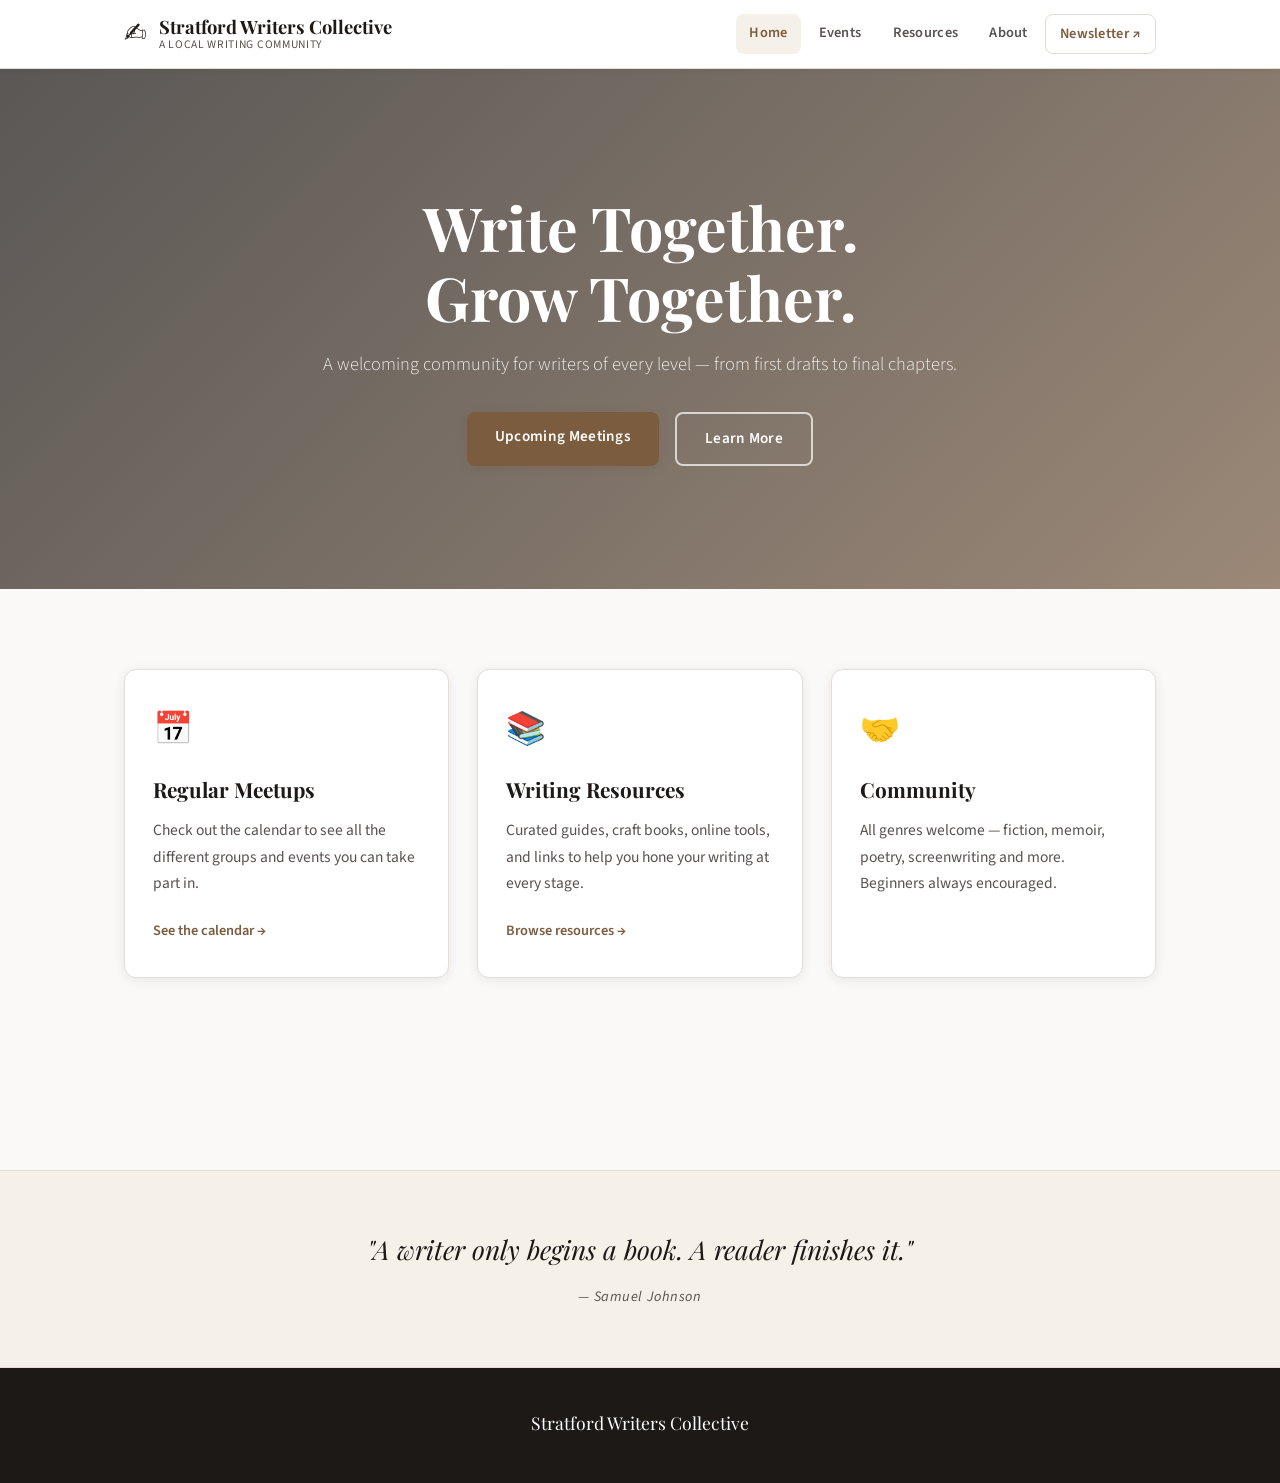
<file: index.html>
<!DOCTYPE html>
<html lang="en">
<head>
  <meta charset="UTF-8" />
  <meta name="viewport" content="width=device-width, initial-scale=1.0" />
  <title>Stratford Writers Collective</title>
  <link rel="icon" type="image/png" href="/favicon-96x96.png" sizes="96x96" />
  <link rel="shortcut icon" href="/favicon.ico" />
  <link rel="apple-touch-icon" sizes="180x180" href="/apple-touch-icon.png" />
  <meta name="apple-mobile-web-app-title" content="Stratford Writers Collective" />
  <link rel="manifest" href="/site.webmanifest" />
  <link rel="stylesheet" href="styles.css" />
  <link rel="preconnect" href="https://fonts.googleapis.com" />
  <link rel="preconnect" href="https://fonts.gstatic.com" crossorigin />
  <link href="https://fonts.googleapis.com/css2?family=Playfair+Display:ital,wght@0,400;0,700;1,400&family=Source+Sans+3:wght@300;400;600&display=swap" rel="stylesheet" />
</head>
<body>
  <header class="site-header">
    <div class="container">
      <div class="logo">
        <span class="logo-icon">✍</span>
        <div class="logo-text">
          <span class="logo-name">Stratford Writers Collective</span>
          <span class="logo-tagline">a local writing community</span>
        </div>
      </div>
      <nav class="main-nav">
        <a href="index.html" class="nav-link active">Home</a>
        <a href="events.html" class="nav-link">Events</a>
        <a href="resources.html" class="nav-link">Resources</a>
        <a href="about.html" class="nav-link">About</a>
        <a href="https://stratfordwriterscollective.beehiiv.com/" class="nav-link nav-link-forum" target="_blank" rel="noopener">Newsletter ↗</a>
      </nav>
      <button class="nav-toggle" aria-label="Toggle navigation">&#9776;</button>
    </div>
  </header>

  <main>
    <section class="hero">
      <div class="hero-content">
        <h1 class="hero-heading">Write Together.<br>Grow Together.</h1>
        <p class="hero-sub">A welcoming community for writers of every level — from first drafts to final chapters.</p>
        <div class="hero-actions">
          <a href="events.html" class="btn btn-primary">Upcoming Meetings</a>
          <a href="about.html" class="btn btn-outline">Learn More</a>
        </div>
      </div>
    </section>

    <section class="features">
      <div class="container">
        <div class="feature-grid">
          <div class="feature-card">
            <div class="feature-icon">📅</div>
            <h3>Regular Meetups</h3>
            <p>Check out the calendar to see all the different groups and events you can take part in.</p>
            <a href="events.html" class="feature-link">See the calendar →</a>
          </div>
          <div class="feature-card">
            <div class="feature-icon">📚</div>
            <h3>Writing Resources</h3>
            <p>Curated guides, craft books, online tools, and links to help you hone your writing at every stage.</p>
            <a href="resources.html" class="feature-link">Browse resources →</a>
          </div>
          <div class="feature-card">
            <div class="feature-icon">🤝</div>
            <h3>Community</h3>
            <p>All genres welcome — fiction, memoir, poetry, screenwriting and more. Beginners always encouraged.</p>
          </div>
        </div>
      </div>
    </section>

    <section class="newsletter-section">
      <div class="newsletter-inner">
<script async src="https://subscribe-forms.beehiiv.com/v3/loader.js" data-beehiiv-form="7658034a-7329-426e-80b9-a74d1c469caa"></script>
      </div>
    </section>

    <section class="quote-band">
      <div class="container">
        <blockquote>
          <p>"A writer only begins a book. A reader finishes it."</p>
          <cite>— Samuel Johnson</cite>
        </blockquote>
      </div>
    </section>

  </main>

  <footer class="site-footer">
    <div class="container">
      <p class="footer-name">Stratford Writers Collective</p>
    </div>
  </footer>

  <script src="nav.js"></script>
  <script type="text/javascript" async src="https://subscribe-forms.beehiiv.com/attribution.js"></script>
  <script data-name="BMC-Widget" data-cfasync="false" src="https://cdnjs.buymeacoffee.com/1.0.0/widget.prod.min.js" data-id="stratfordwriterscol" data-description="Support me on Buy me a coffee!" data-message="" data-color="#5F7FFF" data-position="Right" data-x_margin="18" data-y_margin="18"></script>
</body>
</html>
</file>
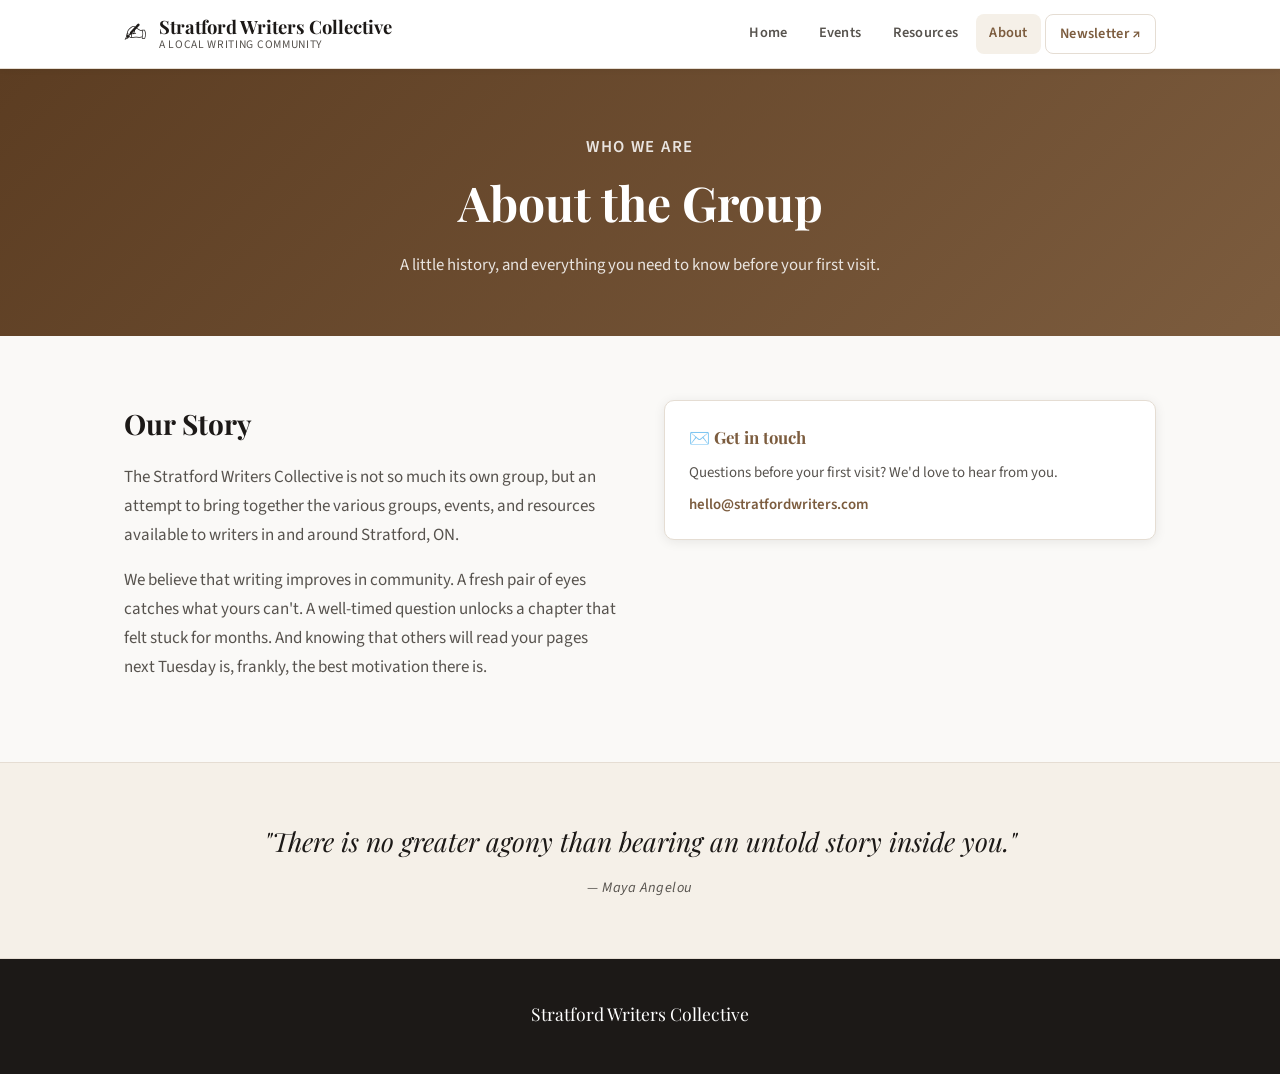
<file: about.html>
<!DOCTYPE html>
<html lang="en">
<head>
  <meta charset="UTF-8" />
  <meta name="viewport" content="width=device-width, initial-scale=1.0" />
  <title>About — Stratford Writers Collective</title>
  <link rel="icon" type="image/png" href="/favicon-96x96.png" sizes="96x96" />
  <link rel="shortcut icon" href="/favicon.ico" />
  <link rel="apple-touch-icon" sizes="180x180" href="/apple-touch-icon.png" />
  <meta name="apple-mobile-web-app-title" content="Stratford Writers Collective" />
  <link rel="manifest" href="/site.webmanifest" />
  <link rel="stylesheet" href="styles.css" />
  <link rel="preconnect" href="https://fonts.googleapis.com" />
  <link rel="preconnect" href="https://fonts.gstatic.com" crossorigin />
  <link href="https://fonts.googleapis.com/css2?family=Playfair+Display:ital,wght@0,400;0,700;1,400&family=Source+Sans+3:wght@300;400;600&display=swap" rel="stylesheet" />
</head>
<body>
  <header class="site-header">
    <div class="container">
      <div class="logo">
        <span class="logo-icon">✍</span>
        <div class="logo-text">
          <span class="logo-name">Stratford Writers Collective</span>
          <span class="logo-tagline">a local writing community</span>
        </div>
      </div>
      <nav class="main-nav">
        <a href="index.html" class="nav-link">Home</a>
        <a href="events.html" class="nav-link">Events</a>
        <a href="resources.html" class="nav-link">Resources</a>
        <a href="about.html" class="nav-link active">About</a>
        <a href="https://stratfordwriterscollective.beehiiv.com/" class="nav-link nav-link-forum" target="_blank" rel="noopener">Newsletter ↗</a>
      </nav>
      <button class="nav-toggle" aria-label="Toggle navigation">&#9776;</button>
    </div>
  </header>

  <main>
    <div class="page-hero">
      <p class="section-label">Who we are</p>
      <h1>About the Group</h1>
      <p>A little history, and everything you need to know before your first visit.</p>
    </div>

    <section class="about-section">
      <div class="container">
        <div class="about-grid">

          <div class="about-prose">
            <h2>Our Story</h2>
            <p>The Stratford Writers Collective is not so much its own group, but an attempt to bring together the various groups, events, and resources available to writers in and around Stratford, ON.</p>
            <p>We believe that writing improves in community. A fresh pair of eyes catches what yours can't. A well-timed question unlocks a chapter that felt stuck for months. And knowing that others will read your pages next Tuesday is, frankly, the best motivation there is.</p>

          </div>

          <div class="about-sidebar">

            <div class="info-card">
              <h3>✉️ Get in touch</h3>
              <p>Questions before your first visit? We'd love to hear from you.</p>
              <p style="margin-top:.5rem;">
                <a href="mailto:hello@stratfordwriters.com" style="color:var(--accent);font-weight:600;">
                  hello@stratfordwriters.com
                </a>
              </p>
            </div>
          </div>

        </div>
      </div>
    </section>

    <section class="quote-band">
      <div class="container">
        <blockquote>
          <p>"There is no greater agony than bearing an untold story inside you."</p>
          <cite>— Maya Angelou</cite>
        </blockquote>
      </div>
    </section>

  </main>

  <footer class="site-footer">
    <div class="container">
      <p class="footer-name">Stratford Writers Collective</p>
    </div>
  </footer>

  <script src="nav.js"></script>
  <script data-name="BMC-Widget" data-cfasync="false" src="https://cdnjs.buymeacoffee.com/1.0.0/widget.prod.min.js" data-id="stratfordwriterscol" data-description="Support me on Buy me a coffee!" data-message="" data-color="#5F7FFF" data-position="Right" data-x_margin="18" data-y_margin="18"></script>
</body>
</html>
</file>
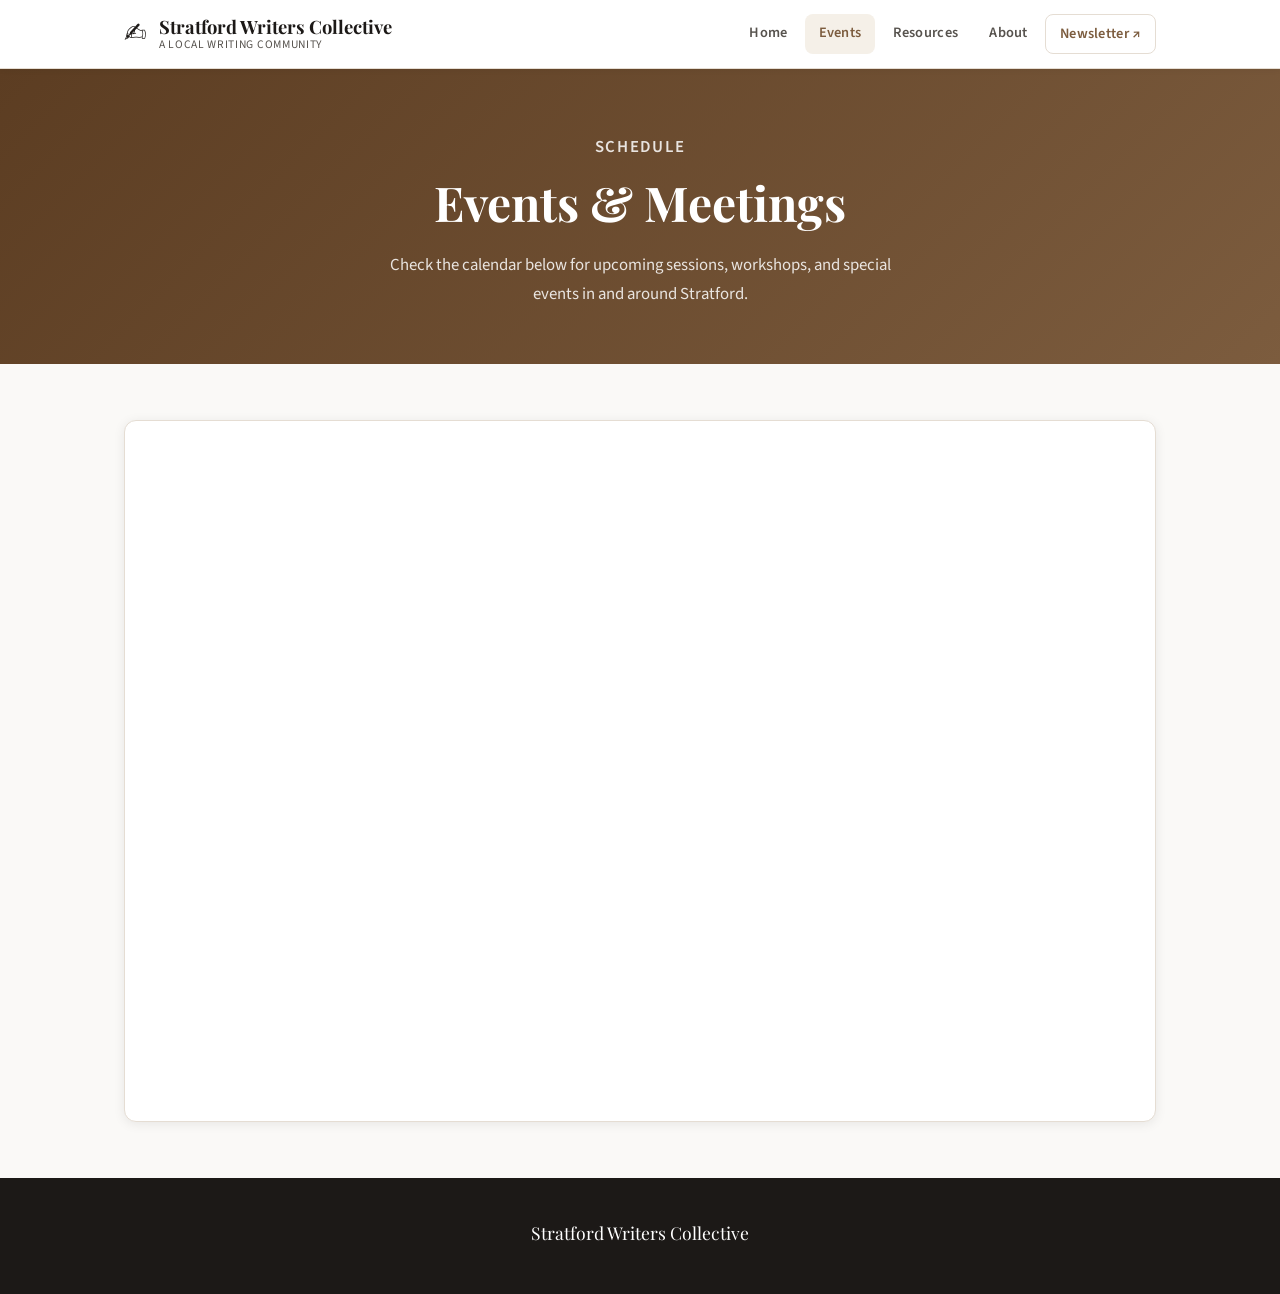
<file: events.html>
<!DOCTYPE html>
<html lang="en">
<head>
  <meta charset="UTF-8" />
  <meta name="viewport" content="width=device-width, initial-scale=1.0" />
  <title>Events & Calendar — Stratford Writers Collective</title>
  <link rel="icon" type="image/png" href="/favicon-96x96.png" sizes="96x96" />
  <link rel="shortcut icon" href="/favicon.ico" />
  <link rel="apple-touch-icon" sizes="180x180" href="/apple-touch-icon.png" />
  <meta name="apple-mobile-web-app-title" content="Stratford Writers Collective" />
  <link rel="manifest" href="/site.webmanifest" />
  <link rel="stylesheet" href="styles.css" />
  <link rel="preconnect" href="https://fonts.googleapis.com" />
  <link rel="preconnect" href="https://fonts.gstatic.com" crossorigin />
  <link href="https://fonts.googleapis.com/css2?family=Playfair+Display:ital,wght@0,400;0,700;1,400&family=Source+Sans+3:wght@300;400;600&display=swap" rel="stylesheet" />
</head>
<body>
  <header class="site-header">
    <div class="container">
      <div class="logo">
        <span class="logo-icon">✍</span>
        <div class="logo-text">
          <span class="logo-name">Stratford Writers Collective</span>
          <span class="logo-tagline">a local writing community</span>
        </div>
      </div>
      <nav class="main-nav">
        <a href="index.html" class="nav-link">Home</a>
        <a href="events.html" class="nav-link active">Events</a>
        <a href="resources.html" class="nav-link">Resources</a>
        <a href="about.html" class="nav-link">About</a>
        <a href="https://stratfordwriterscollective.beehiiv.com/" class="nav-link nav-link-forum" target="_blank" rel="noopener">Newsletter ↗</a>
      </nav>
      <button class="nav-toggle" aria-label="Toggle navigation">&#9776;</button>
    </div>
  </header>

  <main>
    <div class="page-hero">
      <p class="section-label">Schedule</p>
      <h1>Events &amp; Meetings</h1>
      <p>Check the calendar below for upcoming sessions, workshops, and special events in and around Stratford.</p>
    </div>

    <section class="calendar-section">
      <div class="container">
<div class="calendar-embed-wrapper">
          <iframe src="https://calendar.google.com/calendar/embed?height=600&wkst=1&ctz=America%2FToronto&showPrint=0&src=MDE2NzBlODA5YjBlYjM1ZWY4NDNiNjA5NTc3N2E5YTU2MzM4YWMxMGYxNjQ5ODlhNDU1N2JjOWJhZmIzMWQwZEBncm91cC5jYWxlbmRhci5nb29nbGUuY29t&color=%23e67c73" frameborder="0" scrolling="no"></iframe>
        </div>
      </div>
    </section>

  </main>

  <footer class="site-footer">
    <div class="container">
      <p class="footer-name">Stratford Writers Collective</p>
    </div>
  </footer>

  <script src="nav.js"></script>
  <script data-name="BMC-Widget" data-cfasync="false" src="https://cdnjs.buymeacoffee.com/1.0.0/widget.prod.min.js" data-id="stratfordwriterscol" data-description="Support me on Buy me a coffee!" data-message="" data-color="#5F7FFF" data-position="Right" data-x_margin="18" data-y_margin="18"></script>
</body>
</html>
</file>
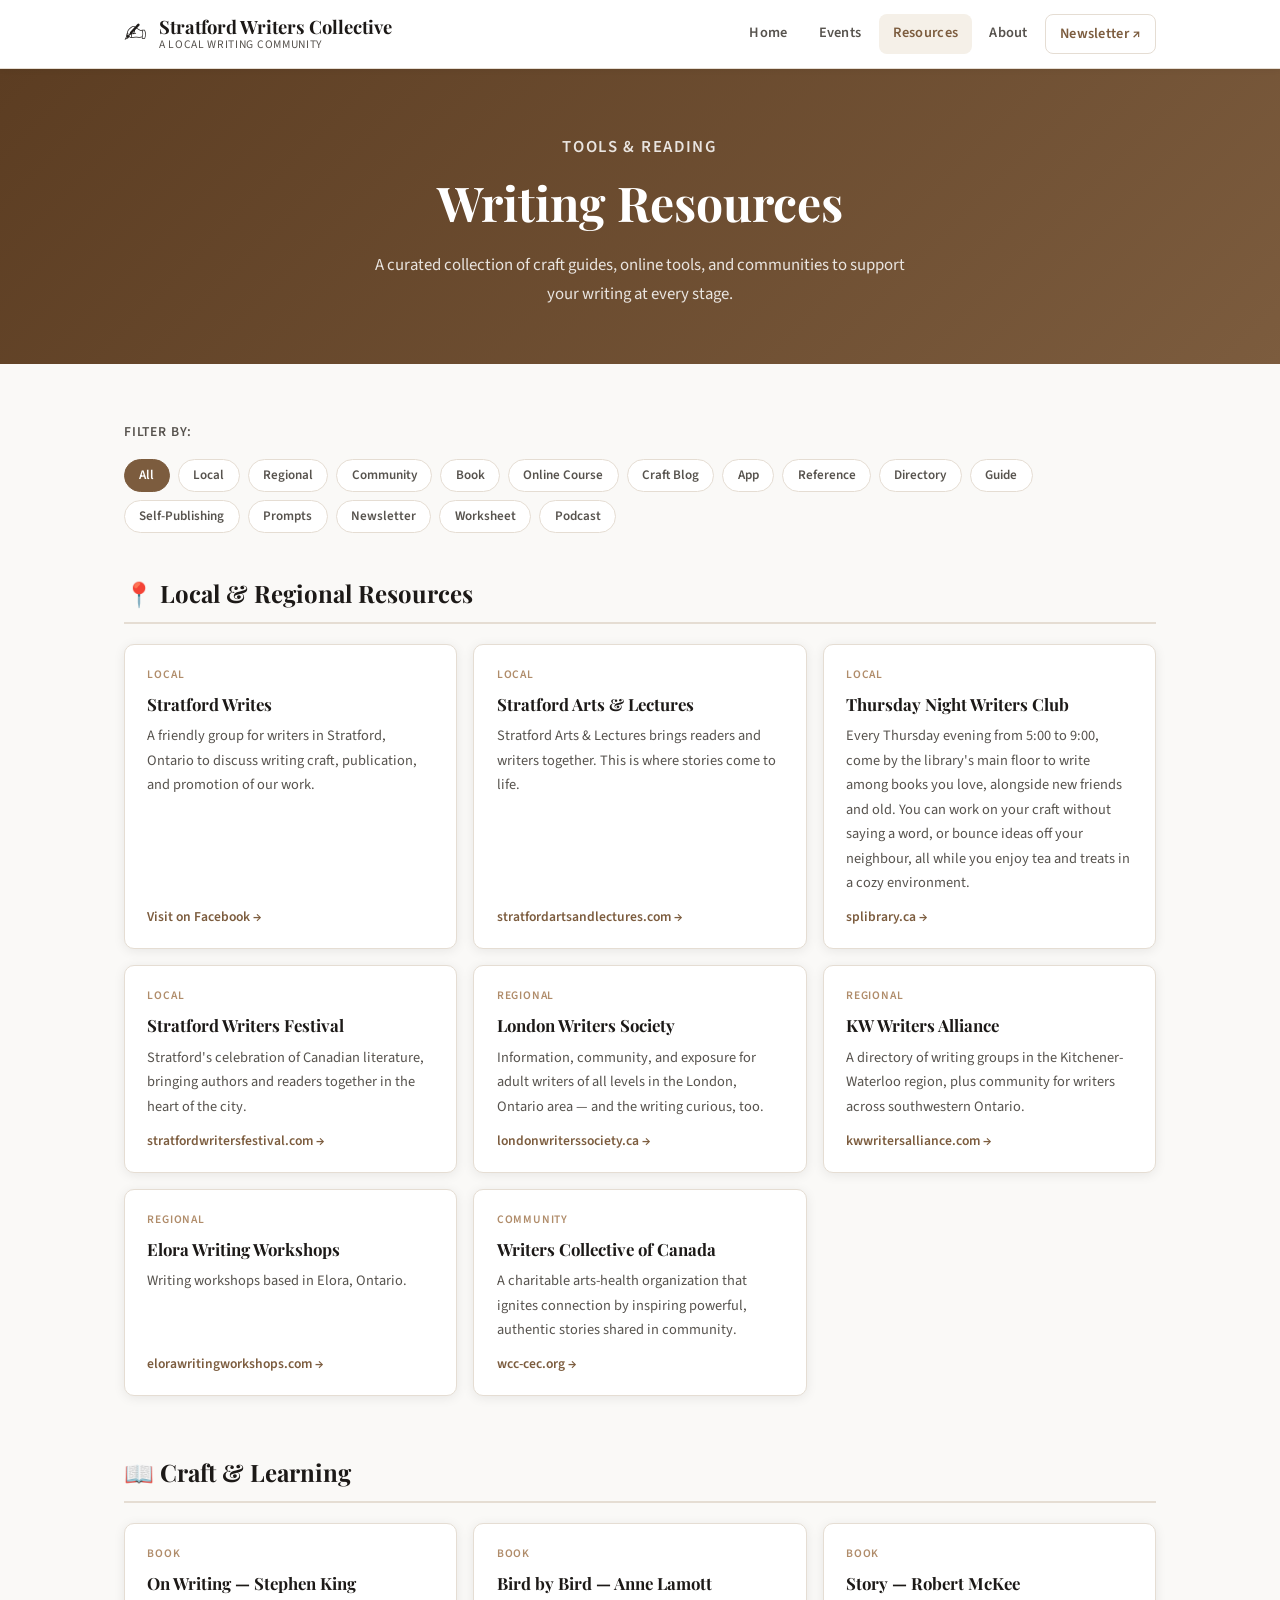
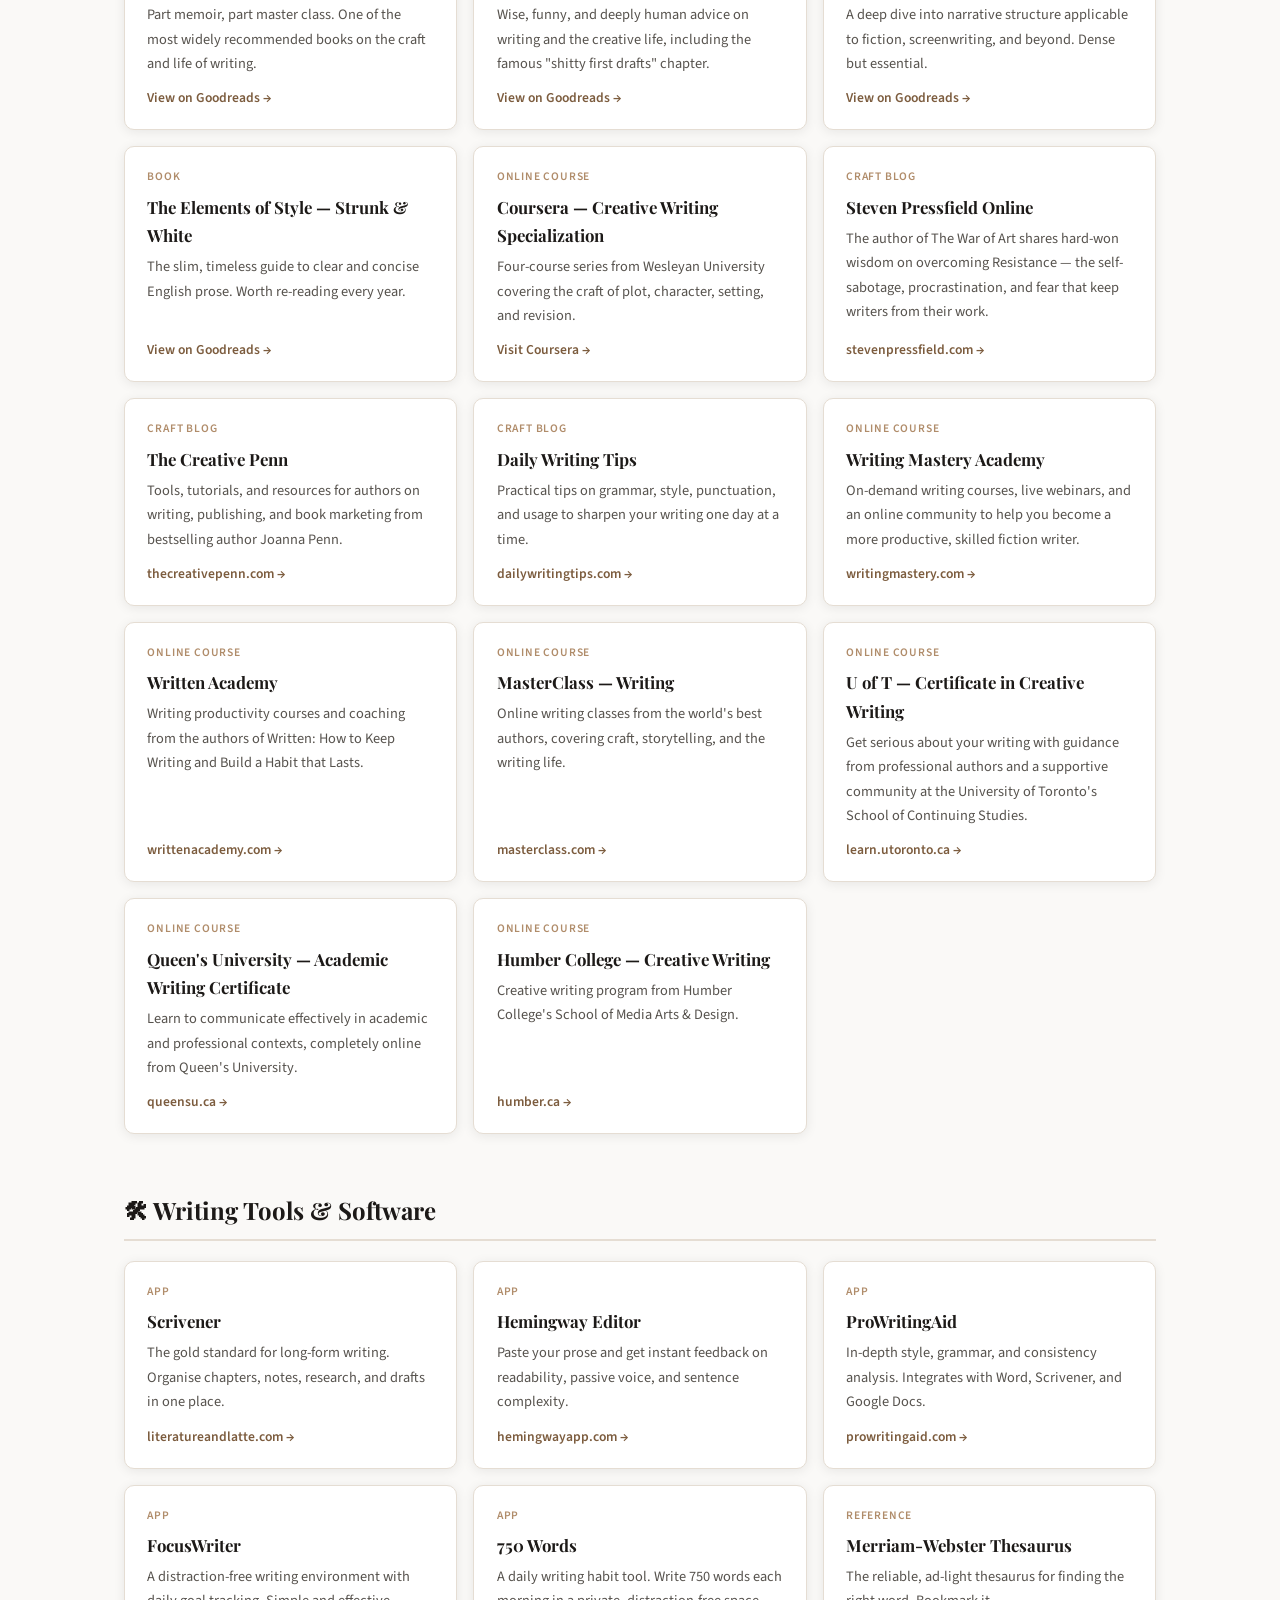
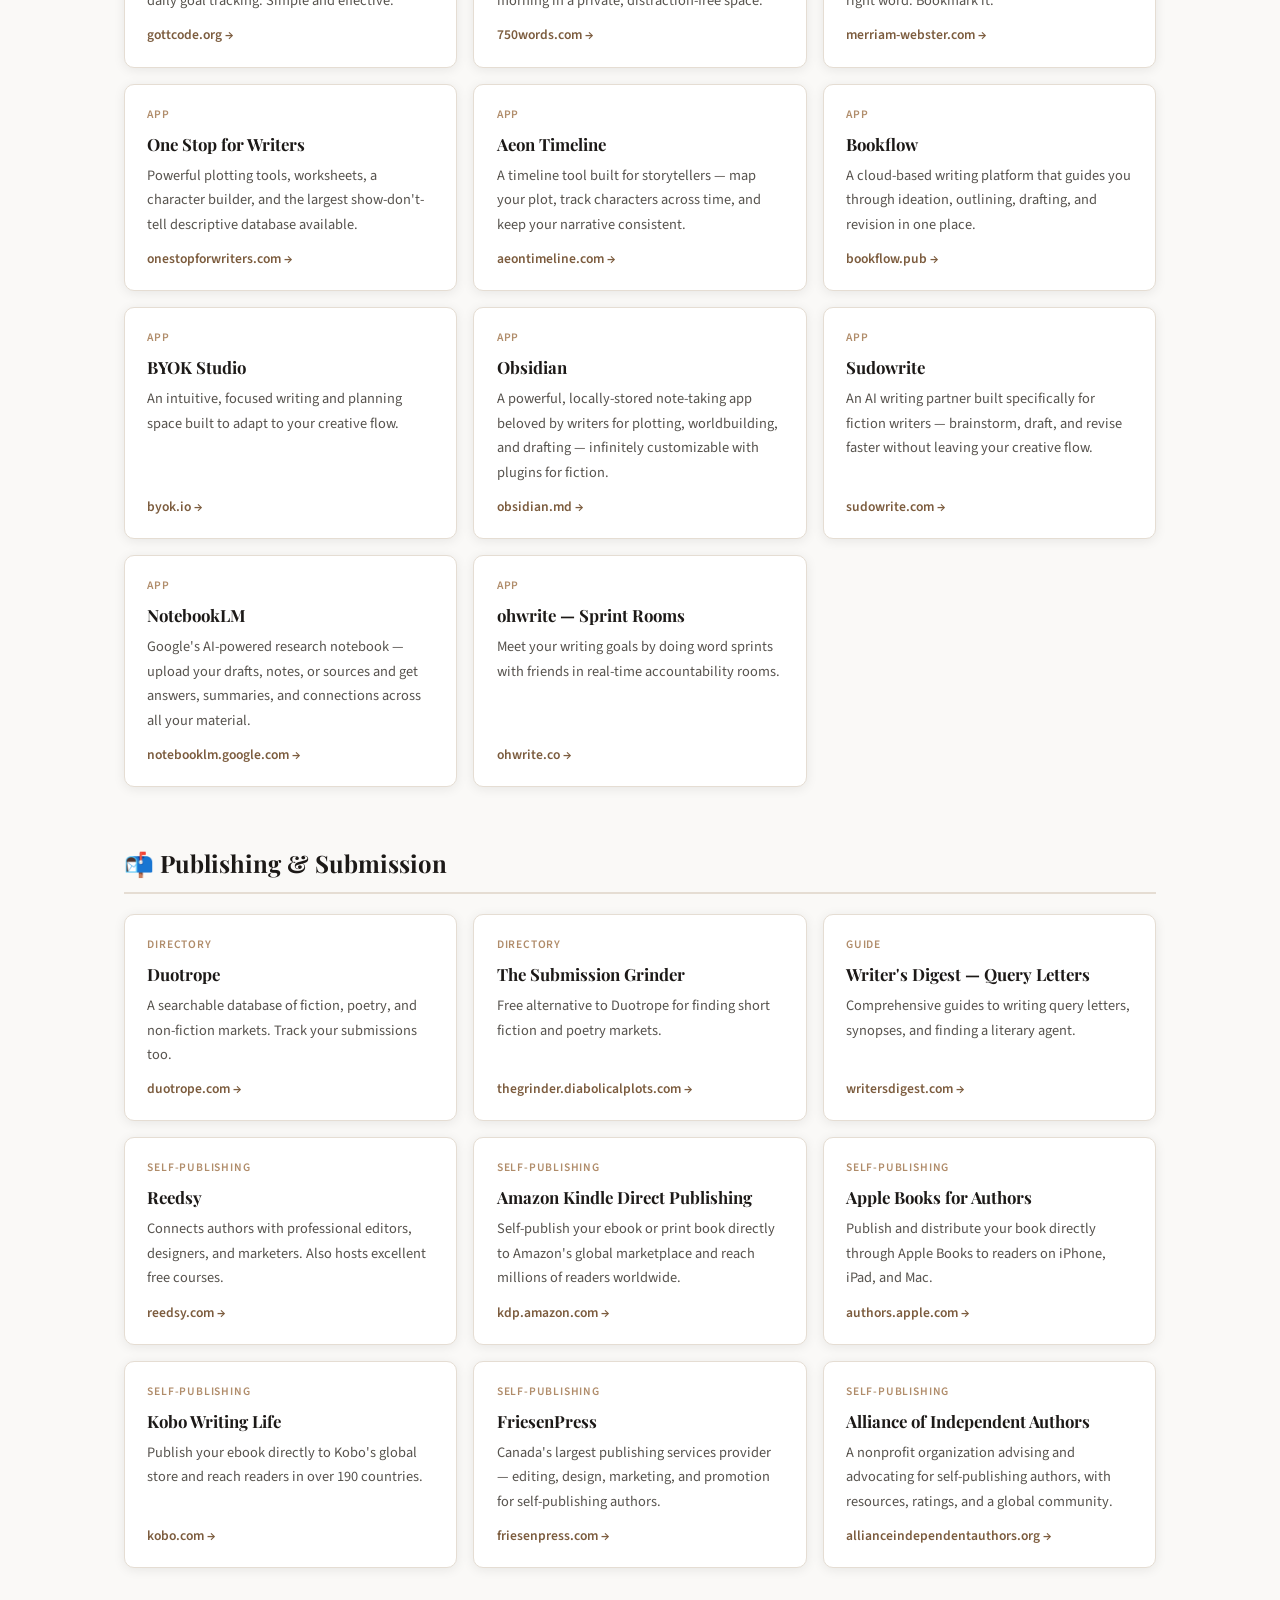
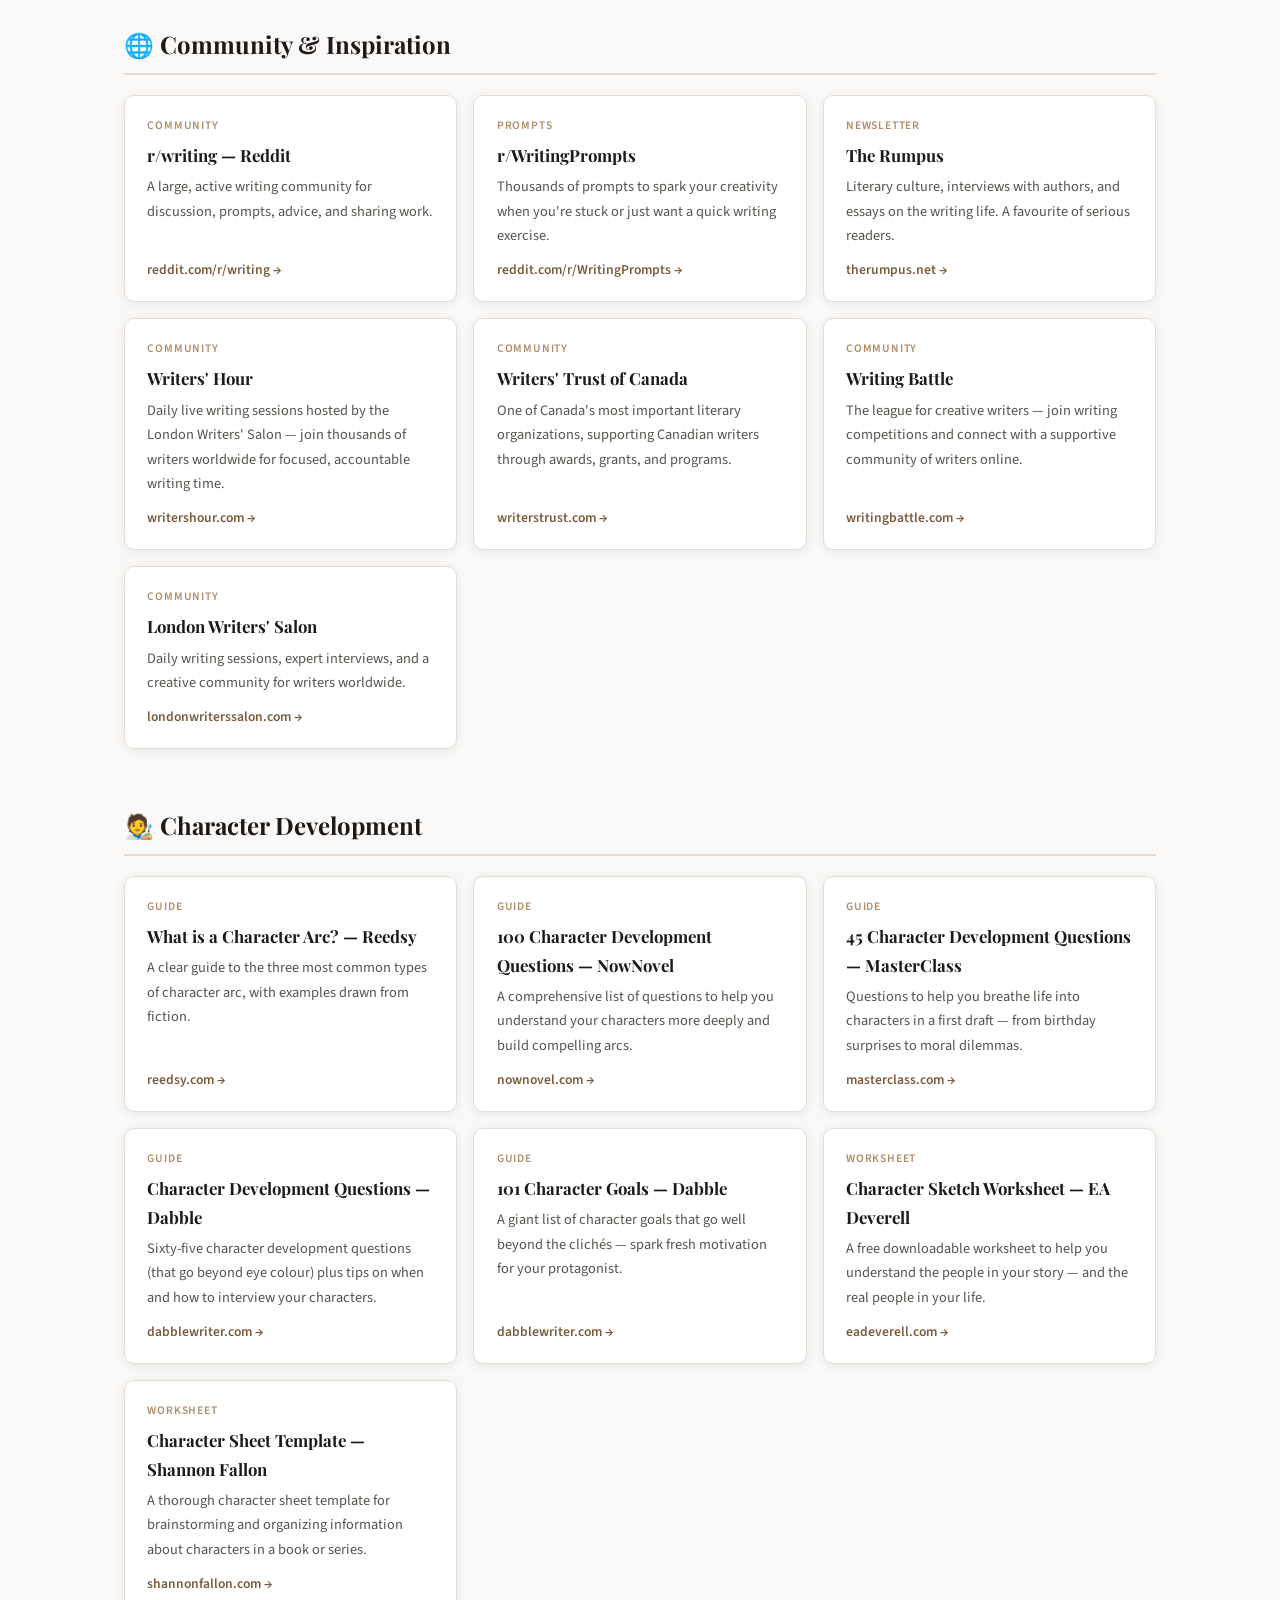
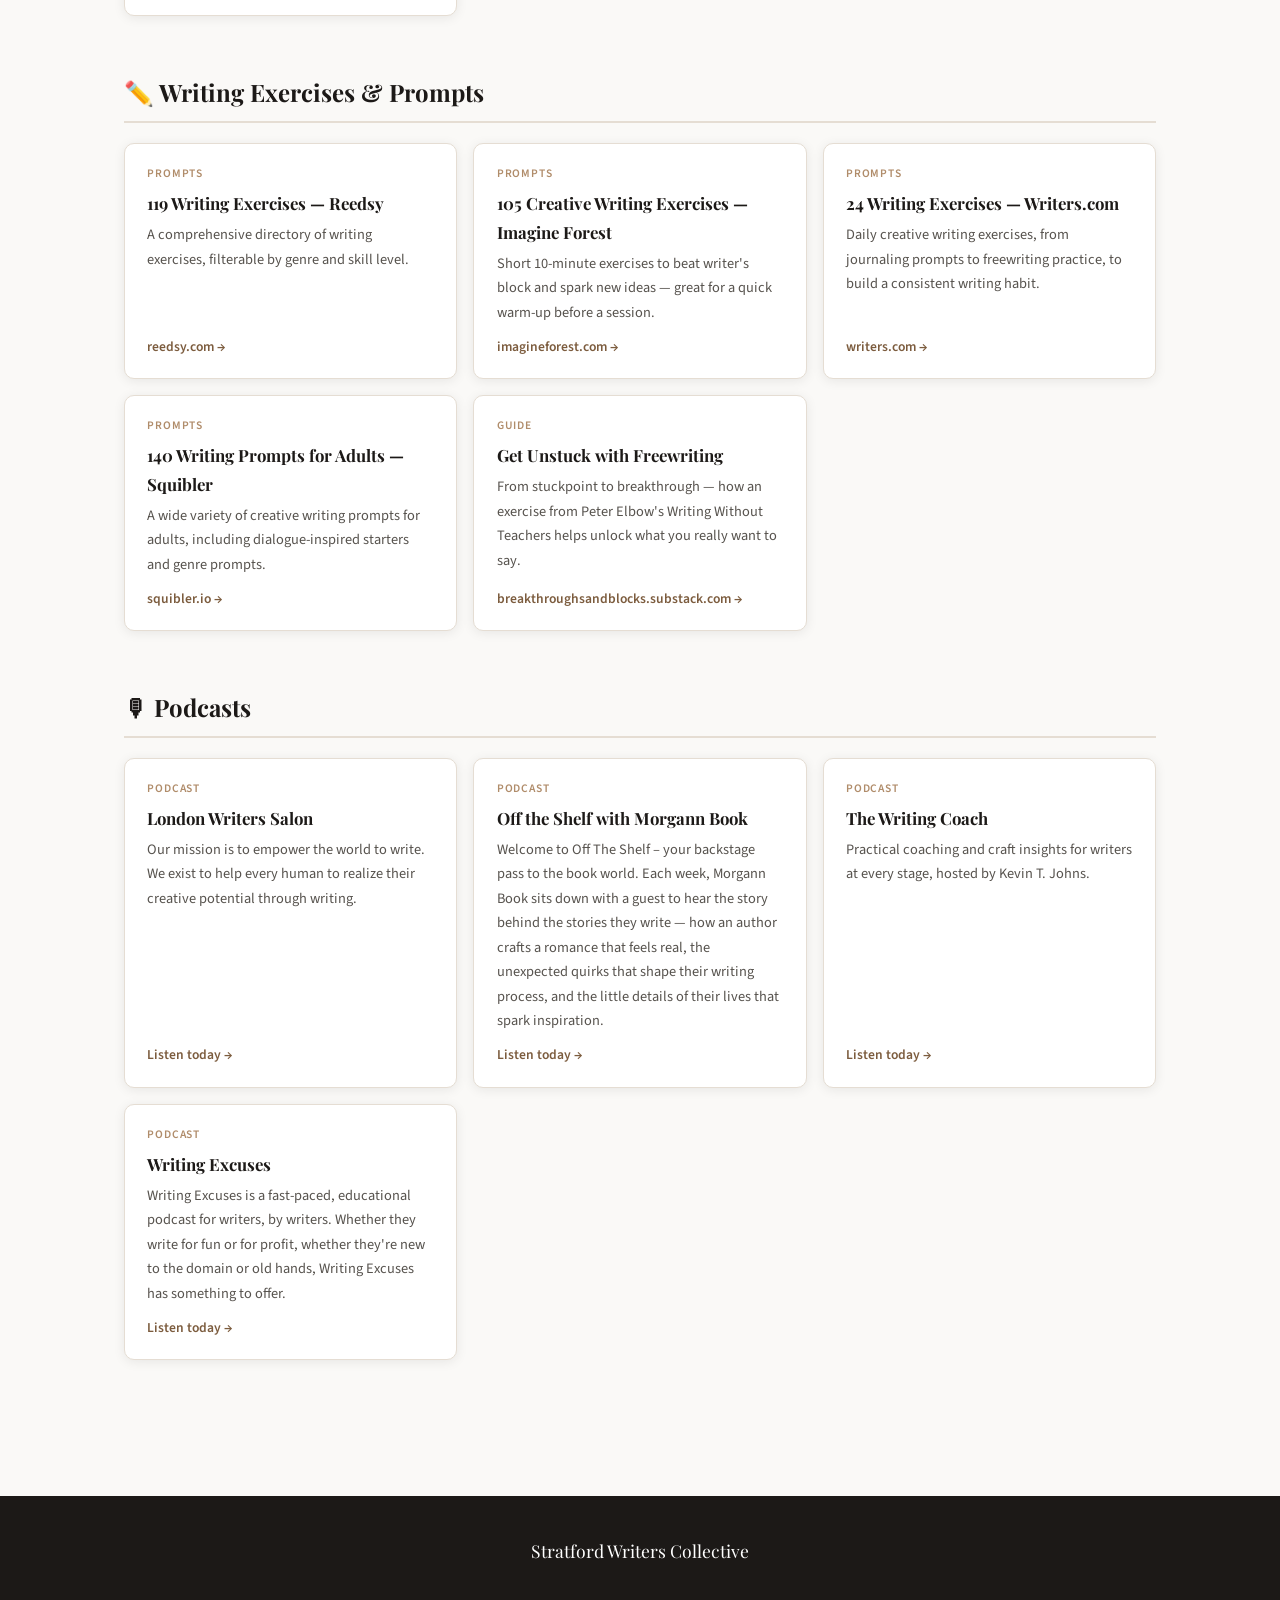
<file: resources.html>
<!DOCTYPE html>
<html lang="en">
<head>
  <meta charset="UTF-8" />
  <meta name="viewport" content="width=device-width, initial-scale=1.0" />
  <title>Writing Resources — Stratford Writers Collective</title>
  <link rel="icon" type="image/png" href="/favicon-96x96.png" sizes="96x96" />
  <link rel="shortcut icon" href="/favicon.ico" />
  <link rel="apple-touch-icon" sizes="180x180" href="/apple-touch-icon.png" />
  <meta name="apple-mobile-web-app-title" content="Stratford Writers Collective" />
  <link rel="manifest" href="/site.webmanifest" />
  <link rel="stylesheet" href="styles.css" />
  <link rel="preconnect" href="https://fonts.googleapis.com" />
  <link rel="preconnect" href="https://fonts.gstatic.com" crossorigin />
  <link href="https://fonts.googleapis.com/css2?family=Playfair+Display:ital,wght@0,400;0,700;1,400&family=Source+Sans+3:wght@300;400;600&display=swap" rel="stylesheet" />
</head>
<body>
  <header class="site-header">
    <div class="container">
      <div class="logo">
        <span class="logo-icon">✍</span>
        <div class="logo-text">
          <span class="logo-name">Stratford Writers Collective</span>
          <span class="logo-tagline">a local writing community</span>
        </div>
      </div>
      <nav class="main-nav">
        <a href="index.html" class="nav-link">Home</a>
        <a href="events.html" class="nav-link">Events</a>
        <a href="resources.html" class="nav-link active">Resources</a>
        <a href="about.html" class="nav-link">About</a>
        <a href="https://stratfordwriterscollective.beehiiv.com/" class="nav-link nav-link-forum" target="_blank" rel="noopener">Newsletter ↗</a>
      </nav>
      <button class="nav-toggle" aria-label="Toggle navigation">&#9776;</button>
    </div>
  </header>

  <main>
    <div class="page-hero">
      <p class="section-label">Tools &amp; Reading</p>
      <h1>Writing Resources</h1>
      <p>A curated collection of craft guides, online tools, and communities to support your writing at every stage.</p>
    </div>

    <section class="resources-section">
      <div class="container">

        <div class="resource-filter">
          <span class="filter-label">Filter by:</span>
          <div class="filter-buttons">
            <button class="filter-btn active" data-tag="all">All</button>
          </div>
        </div>

        <!-- Local & Regional Resources -->
        <div class="resource-group">
          <h2>📍 Local &amp; Regional Resources</h2>
          <div class="resource-list">
            <div class="resource-card">
              <span class="res-tag">Local</span>
              <h3>Stratford Writes</h3>
              <p>A friendly group for writers in Stratford, Ontario to discuss writing craft, publication, and promotion of our work.</p>
              <a class="res-link" href="https://www.facebook.com/groups/595167252414001" target="_blank" rel="noopener">Visit on Facebook →</a>
            </div>
            <div class="resource-card">
              <span class="res-tag">Local</span>
              <h3>Stratford Arts &amp; Lectures</h3>
              <p>Stratford Arts &amp; Lectures brings readers and writers together. This is where stories come to life.</p>
              <a class="res-link" href="https://www.stratfordartsandlectures.com" target="_blank" rel="noopener">stratfordartsandlectures.com →</a>
            </div>
            <div class="resource-card">
              <span class="res-tag">Local</span>
              <h3>Thursday Night Writers Club</h3>
              <p>Every Thursday evening from 5:00 to 9:00, come by the library's main floor to write among books you love, alongside new friends and old. You can work on your craft without saying a word, or bounce ideas off your neighbour, all while you enjoy tea and treats in a cozy environment.</p>
              <a class="res-link" href="https://splibrary.ca/writers-club" target="_blank" rel="noopener">splibrary.ca →</a>
            </div>
            <div class="resource-card">
              <span class="res-tag">Local</span>
              <h3>Stratford Writers Festival</h3>
              <p>Stratford's celebration of Canadian literature, bringing authors and readers together in the heart of the city.</p>
              <a class="res-link" href="https://stratfordwritersfestival.com/" target="_blank" rel="noopener">stratfordwritersfestival.com →</a>
            </div>
            <div class="resource-card">
              <span class="res-tag">Regional</span>
              <h3>London Writers Society</h3>
              <p>Information, community, and exposure for adult writers of all levels in the London, Ontario area — and the writing curious, too.</p>
              <a class="res-link" href="https://londonwriterssociety.ca/" target="_blank" rel="noopener">londonwriterssociety.ca →</a>
            </div>
            <div class="resource-card">
              <span class="res-tag">Regional</span>
              <h3>KW Writers Alliance</h3>
              <p>A directory of writing groups in the Kitchener-Waterloo region, plus community for writers across southwestern Ontario.</p>
              <a class="res-link" href="https://kwwritersalliance.com/writing-groups/" target="_blank" rel="noopener">kwwritersalliance.com →</a>
            </div>
            <div class="resource-card">
              <span class="res-tag">Regional</span>
              <h3>Elora Writing Workshops</h3>
              <p>Writing workshops based in Elora, Ontario.</p>
              <a class="res-link" href="https://www.elorawritingworkshops.com/workshops" target="_blank" rel="noopener">elorawritingworkshops.com →</a>
            </div>
            <div class="resource-card">
              <span class="res-tag">Community</span>
              <h3>Writers Collective of Canada</h3>
              <p>A charitable arts-health organization that ignites connection by inspiring powerful, authentic stories shared in community.</p>
              <a class="res-link" href="https://wcc-cec.org/" target="_blank" rel="noopener">wcc-cec.org →</a>
            </div>
          </div>
        </div>

        <!-- Craft & Learning -->
        <div class="resource-group">
          <h2>📖 Craft &amp; Learning</h2>
          <div class="resource-list">
            <div class="resource-card">
              <span class="res-tag">Book</span>
              <h3>On Writing — Stephen King</h3>
              <p>Part memoir, part master class. One of the most widely recommended books on the craft and life of writing.</p>
              <a class="res-link" href="https://www.goodreads.com/book/show/10569.On_Writing" target="_blank" rel="noopener">View on Goodreads →</a>
            </div>
            <div class="resource-card">
              <span class="res-tag">Book</span>
              <h3>Bird by Bird — Anne Lamott</h3>
              <p>Wise, funny, and deeply human advice on writing and the creative life, including the famous "shitty first drafts" chapter.</p>
              <a class="res-link" href="https://www.goodreads.com/book/show/12543.Bird_by_Bird" target="_blank" rel="noopener">View on Goodreads →</a>
            </div>
            <div class="resource-card">
              <span class="res-tag">Book</span>
              <h3>Story — Robert McKee</h3>
              <p>A deep dive into narrative structure applicable to fiction, screenwriting, and beyond. Dense but essential.</p>
              <a class="res-link" href="https://www.goodreads.com/book/show/48654.Story" target="_blank" rel="noopener">View on Goodreads →</a>
            </div>
            <div class="resource-card">
              <span class="res-tag">Book</span>
              <h3>The Elements of Style — Strunk &amp; White</h3>
              <p>The slim, timeless guide to clear and concise English prose. Worth re-reading every year.</p>
              <a class="res-link" href="https://www.goodreads.com/book/show/33514.The_Elements_of_Style" target="_blank" rel="noopener">View on Goodreads →</a>
            </div>
            <div class="resource-card">
              <span class="res-tag">Online Course</span>
              <h3>Coursera — Creative Writing Specialization</h3>
              <p>Four-course series from Wesleyan University covering the craft of plot, character, setting, and revision.</p>
              <a class="res-link" href="https://www.coursera.org/specializations/creative-writing" target="_blank" rel="noopener">Visit Coursera →</a>
            </div>
            <div class="resource-card">
              <span class="res-tag">Craft Blog</span>
              <h3>Steven Pressfield Online</h3>
              <p>The author of The War of Art shares hard-won wisdom on overcoming Resistance — the self-sabotage, procrastination, and fear that keep writers from their work.</p>
              <a class="res-link" href="https://stevenpressfield.com/" target="_blank" rel="noopener">stevenpressfield.com →</a>
            </div>
            <div class="resource-card">
              <span class="res-tag">Craft Blog</span>
              <h3>The Creative Penn</h3>
              <p>Tools, tutorials, and resources for authors on writing, publishing, and book marketing from bestselling author Joanna Penn.</p>
              <a class="res-link" href="https://www.thecreativepenn.com/tools/" target="_blank" rel="noopener">thecreativepenn.com →</a>
            </div>
            <div class="resource-card">
              <span class="res-tag">Craft Blog</span>
              <h3>Daily Writing Tips</h3>
              <p>Practical tips on grammar, style, punctuation, and usage to sharpen your writing one day at a time.</p>
              <a class="res-link" href="https://www.dailywritingtips.com/" target="_blank" rel="noopener">dailywritingtips.com →</a>
            </div>
            <div class="resource-card">
              <span class="res-tag">Online Course</span>
              <h3>Writing Mastery Academy</h3>
              <p>On-demand writing courses, live webinars, and an online community to help you become a more productive, skilled fiction writer.</p>
              <a class="res-link" href="https://www.writingmastery.com/" target="_blank" rel="noopener">writingmastery.com →</a>
            </div>
            <div class="resource-card">
              <span class="res-tag">Online Course</span>
              <h3>Written Academy</h3>
              <p>Writing productivity courses and coaching from the authors of Written: How to Keep Writing and Build a Habit that Lasts.</p>
              <a class="res-link" href="https://www.writtenacademy.com/" target="_blank" rel="noopener">writtenacademy.com →</a>
            </div>
            <div class="resource-card">
              <span class="res-tag">Online Course</span>
              <h3>MasterClass — Writing</h3>
              <p>Online writing classes from the world's best authors, covering craft, storytelling, and the writing life.</p>
              <a class="res-link" href="https://www.masterclass.com/articles/categories/writing" target="_blank" rel="noopener">masterclass.com →</a>
            </div>
            <div class="resource-card">
              <span class="res-tag">Online Course</span>
              <h3>U of T — Certificate in Creative Writing</h3>
              <p>Get serious about your writing with guidance from professional authors and a supportive community at the University of Toronto's School of Continuing Studies.</p>
              <a class="res-link" href="https://learn.utoronto.ca/programs-courses/certificates/creative-writing" target="_blank" rel="noopener">learn.utoronto.ca →</a>
            </div>
            <div class="resource-card">
              <span class="res-tag">Online Course</span>
              <h3>Queen's University — Academic Writing Certificate</h3>
              <p>Learn to communicate effectively in academic and professional contexts, completely online from Queen's University.</p>
              <a class="res-link" href="https://www.queensu.ca/artsci_online/current-students/programs/academic-writing" target="_blank" rel="noopener">queensu.ca →</a>
            </div>
            <div class="resource-card">
              <span class="res-tag">Online Course</span>
              <h3>Humber College — Creative Writing</h3>
              <p>Creative writing program from Humber College's School of Media Arts &amp; Design.</p>
              <a class="res-link" href="https://mediaarts.humber.ca/programs/creative-writing.html" target="_blank" rel="noopener">humber.ca →</a>
            </div>
          </div>
        </div>

        <!-- Writing Tools -->
        <div class="resource-group">
          <h2>🛠 Writing Tools &amp; Software</h2>
          <div class="resource-list">
            <div class="resource-card">
              <span class="res-tag">App</span>
              <h3>Scrivener</h3>
              <p>The gold standard for long-form writing. Organise chapters, notes, research, and drafts in one place.</p>
              <a class="res-link" href="https://www.literatureandlatte.com/scrivener/overview" target="_blank" rel="noopener">literatureandlatte.com →</a>
            </div>
            <div class="resource-card">
              <span class="res-tag">App</span>
              <h3>Hemingway Editor</h3>
              <p>Paste your prose and get instant feedback on readability, passive voice, and sentence complexity.</p>
              <a class="res-link" href="https://hemingwayapp.com" target="_blank" rel="noopener">hemingwayapp.com →</a>
            </div>
            <div class="resource-card">
              <span class="res-tag">App</span>
              <h3>ProWritingAid</h3>
              <p>In-depth style, grammar, and consistency analysis. Integrates with Word, Scrivener, and Google Docs.</p>
              <a class="res-link" href="https://prowritingaid.com" target="_blank" rel="noopener">prowritingaid.com →</a>
            </div>
            <div class="resource-card">
              <span class="res-tag">App</span>
              <h3>FocusWriter</h3>
              <p>A distraction-free writing environment with daily goal tracking. Simple and effective.</p>
              <a class="res-link" href="https://gottcode.org/focuswriter/" target="_blank" rel="noopener">gottcode.org →</a>
            </div>
            <div class="resource-card">
              <span class="res-tag">App</span>
              <h3>750 Words</h3>
              <p>A daily writing habit tool. Write 750 words each morning in a private, distraction-free space.</p>
              <a class="res-link" href="https://750words.com" target="_blank" rel="noopener">750words.com →</a>
            </div>
            <div class="resource-card">
              <span class="res-tag">Reference</span>
              <h3>Merriam-Webster Thesaurus</h3>
              <p>The reliable, ad-light thesaurus for finding the right word. Bookmark it.</p>
              <a class="res-link" href="https://www.merriam-webster.com/thesaurus" target="_blank" rel="noopener">merriam-webster.com →</a>
            </div>
            <div class="resource-card">
              <span class="res-tag">App</span>
              <h3>One Stop for Writers</h3>
              <p>Powerful plotting tools, worksheets, a character builder, and the largest show-don't-tell descriptive database available.</p>
              <a class="res-link" href="https://onestopforwriters.com/" target="_blank" rel="noopener">onestopforwriters.com →</a>
            </div>
            <div class="resource-card">
              <span class="res-tag">App</span>
              <h3>Aeon Timeline</h3>
              <p>A timeline tool built for storytellers — map your plot, track characters across time, and keep your narrative consistent.</p>
              <a class="res-link" href="https://www.aeontimeline.com/" target="_blank" rel="noopener">aeontimeline.com →</a>
            </div>
            <div class="resource-card">
              <span class="res-tag">App</span>
              <h3>Bookflow</h3>
              <p>A cloud-based writing platform that guides you through ideation, outlining, drafting, and revision in one place.</p>
              <a class="res-link" href="https://about.bookflow.pub/" target="_blank" rel="noopener">bookflow.pub →</a>
            </div>
            <div class="resource-card">
              <span class="res-tag">App</span>
              <h3>BYOK Studio</h3>
              <p>An intuitive, focused writing and planning space built to adapt to your creative flow.</p>
              <a class="res-link" href="https://byok.io/studio" target="_blank" rel="noopener">byok.io →</a>
            </div>
            <div class="resource-card">
              <span class="res-tag">App</span>
              <h3>Obsidian</h3>
              <p>A powerful, locally-stored note-taking app beloved by writers for plotting, worldbuilding, and drafting — infinitely customizable with plugins for fiction.</p>
              <a class="res-link" href="https://obsidian.md/" target="_blank" rel="noopener">obsidian.md →</a>
            </div>
            <div class="resource-card">
              <span class="res-tag">App</span>
              <h3>Sudowrite</h3>
              <p>An AI writing partner built specifically for fiction writers — brainstorm, draft, and revise faster without leaving your creative flow.</p>
              <a class="res-link" href="https://www.sudowrite.com/" target="_blank" rel="noopener">sudowrite.com →</a>
            </div>
            <div class="resource-card">
              <span class="res-tag">App</span>
              <h3>NotebookLM</h3>
              <p>Google's AI-powered research notebook — upload your drafts, notes, or sources and get answers, summaries, and connections across all your material.</p>
              <a class="res-link" href="https://notebooklm.google.com/" target="_blank" rel="noopener">notebooklm.google.com →</a>
            </div>
            <div class="resource-card">
              <span class="res-tag">App</span>
              <h3>ohwrite — Sprint Rooms</h3>
              <p>Meet your writing goals by doing word sprints with friends in real-time accountability rooms.</p>
              <a class="res-link" href="https://app.ohwrite.co/rooms" target="_blank" rel="noopener">ohwrite.co →</a>
            </div>
          </div>
        </div>

        <!-- Publishing & Submission -->
        <div class="resource-group">
          <h2>📬 Publishing &amp; Submission</h2>
          <div class="resource-list">
            <div class="resource-card">
              <span class="res-tag">Directory</span>
              <h3>Duotrope</h3>
              <p>A searchable database of fiction, poetry, and non-fiction markets. Track your submissions too.</p>
              <a class="res-link" href="https://duotrope.com" target="_blank" rel="noopener">duotrope.com →</a>
            </div>
            <div class="resource-card">
              <span class="res-tag">Directory</span>
              <h3>The Submission Grinder</h3>
              <p>Free alternative to Duotrope for finding short fiction and poetry markets.</p>
              <a class="res-link" href="https://thegrinder.diabolicalplots.com" target="_blank" rel="noopener">thegrinder.diabolicalplots.com →</a>
            </div>
            <div class="resource-card">
              <span class="res-tag">Guide</span>
              <h3>Writer's Digest — Query Letters</h3>
              <p>Comprehensive guides to writing query letters, synopses, and finding a literary agent.</p>
              <a class="res-link" href="https://www.writersdigest.com/getting-published" target="_blank" rel="noopener">writersdigest.com →</a>
            </div>
            <div class="resource-card">
              <span class="res-tag">Self-Publishing</span>
              <h3>Reedsy</h3>
              <p>Connects authors with professional editors, designers, and marketers. Also hosts excellent free courses.</p>
              <a class="res-link" href="https://reedsy.com" target="_blank" rel="noopener">reedsy.com →</a>
            </div>
            <div class="resource-card">
              <span class="res-tag">Self-Publishing</span>
              <h3>Amazon Kindle Direct Publishing</h3>
              <p>Self-publish your ebook or print book directly to Amazon's global marketplace and reach millions of readers worldwide.</p>
              <a class="res-link" href="https://kdp.amazon.com/" target="_blank" rel="noopener">kdp.amazon.com →</a>
            </div>
            <div class="resource-card">
              <span class="res-tag">Self-Publishing</span>
              <h3>Apple Books for Authors</h3>
              <p>Publish and distribute your book directly through Apple Books to readers on iPhone, iPad, and Mac.</p>
              <a class="res-link" href="https://authors.apple.com/publish" target="_blank" rel="noopener">authors.apple.com →</a>
            </div>
            <div class="resource-card">
              <span class="res-tag">Self-Publishing</span>
              <h3>Kobo Writing Life</h3>
              <p>Publish your ebook directly to Kobo's global store and reach readers in over 190 countries.</p>
              <a class="res-link" href="https://www.kobo.com/ca/en/p/writinglife" target="_blank" rel="noopener">kobo.com →</a>
            </div>
            <div class="resource-card">
              <span class="res-tag">Self-Publishing</span>
              <h3>FriesenPress</h3>
              <p>Canada's largest publishing services provider — editing, design, marketing, and promotion for self-publishing authors.</p>
              <a class="res-link" href="https://www.friesenpress.com/" target="_blank" rel="noopener">friesenpress.com →</a>
            </div>
            <div class="resource-card">
              <span class="res-tag">Self-Publishing</span>
              <h3>Alliance of Independent Authors</h3>
              <p>A nonprofit organization advising and advocating for self-publishing authors, with resources, ratings, and a global community.</p>
              <a class="res-link" href="https://www.allianceindependentauthors.org/" target="_blank" rel="noopener">allianceindependentauthors.org →</a>
            </div>
          </div>
        </div>

        <!-- Community & Inspiration -->
        <div class="resource-group">
          <h2>🌐 Community &amp; Inspiration</h2>
          <div class="resource-list">
<div class="resource-card">
              <span class="res-tag">Community</span>
              <h3>r/writing — Reddit</h3>
              <p>A large, active writing community for discussion, prompts, advice, and sharing work.</p>
              <a class="res-link" href="https://reddit.com/r/writing" target="_blank" rel="noopener">reddit.com/r/writing →</a>
            </div>
            <div class="resource-card">
              <span class="res-tag">Prompts</span>
              <h3>r/WritingPrompts</h3>
              <p>Thousands of prompts to spark your creativity when you're stuck or just want a quick writing exercise.</p>
              <a class="res-link" href="https://reddit.com/r/WritingPrompts" target="_blank" rel="noopener">reddit.com/r/WritingPrompts →</a>
            </div>
            <div class="resource-card">
              <span class="res-tag">Newsletter</span>
              <h3>The Rumpus</h3>
              <p>Literary culture, interviews with authors, and essays on the writing life. A favourite of serious readers.</p>
              <a class="res-link" href="https://therumpus.net" target="_blank" rel="noopener">therumpus.net →</a>
            </div>
            <div class="resource-card">
              <span class="res-tag">Community</span>
              <h3>Writers' Hour</h3>
              <p>Daily live writing sessions hosted by the London Writers' Salon — join thousands of writers worldwide for focused, accountable writing time.</p>
              <a class="res-link" href="https://writershour.com/" target="_blank" rel="noopener">writershour.com →</a>
            </div>
            <div class="resource-card">
              <span class="res-tag">Community</span>
              <h3>Writers' Trust of Canada</h3>
              <p>One of Canada's most important literary organizations, supporting Canadian writers through awards, grants, and programs.</p>
              <a class="res-link" href="https://www.writerstrust.com/" target="_blank" rel="noopener">writerstrust.com →</a>
            </div>
            <div class="resource-card">
              <span class="res-tag">Community</span>
              <h3>Writing Battle</h3>
              <p>The league for creative writers — join writing competitions and connect with a supportive community of writers online.</p>
              <a class="res-link" href="https://writingbattle.com/" target="_blank" rel="noopener">writingbattle.com →</a>
            </div>
            <div class="resource-card">
              <span class="res-tag">Community</span>
              <h3>London Writers' Salon</h3>
              <p>Daily writing sessions, expert interviews, and a creative community for writers worldwide.</p>
              <a class="res-link" href="https://londonwriterssalon.com/" target="_blank" rel="noopener">londonwriterssalon.com →</a>
            </div>
          </div>
        </div>

        <!-- Character Development -->
        <div class="resource-group">
          <h2>🧑‍🎨 Character Development</h2>
          <div class="resource-list">
            <div class="resource-card">
              <span class="res-tag">Guide</span>
              <h3>What is a Character Arc? — Reedsy</h3>
              <p>A clear guide to the three most common types of character arc, with examples drawn from fiction.</p>
              <a class="res-link" href="https://reedsy.com/blog/character-arc/" target="_blank" rel="noopener">reedsy.com →</a>
            </div>
            <div class="resource-card">
              <span class="res-tag">Guide</span>
              <h3>100 Character Development Questions — NowNovel</h3>
              <p>A comprehensive list of questions to help you understand your characters more deeply and build compelling arcs.</p>
              <a class="res-link" href="https://nownovel.com/character-development-questions/" target="_blank" rel="noopener">nownovel.com →</a>
            </div>
            <div class="resource-card">
              <span class="res-tag">Guide</span>
              <h3>45 Character Development Questions — MasterClass</h3>
              <p>Questions to help you breathe life into characters in a first draft — from birthday surprises to moral dilemmas.</p>
              <a class="res-link" href="https://www.masterclass.com/articles/character-development-questions-to-ask-your-characters" target="_blank" rel="noopener">masterclass.com →</a>
            </div>
            <div class="resource-card">
              <span class="res-tag">Guide</span>
              <h3>Character Development Questions — Dabble</h3>
              <p>Sixty-five character development questions (that go beyond eye colour) plus tips on when and how to interview your characters.</p>
              <a class="res-link" href="https://www.dabblewriter.com/articles/character-questions" target="_blank" rel="noopener">dabblewriter.com →</a>
            </div>
            <div class="resource-card">
              <span class="res-tag">Guide</span>
              <h3>101 Character Goals — Dabble</h3>
              <p>A giant list of character goals that go well beyond the clichés — spark fresh motivation for your protagonist.</p>
              <a class="res-link" href="https://www.dabblewriter.com/articles/101-character-goals-that-dont-involve-anyones-dead-wife" target="_blank" rel="noopener">dabblewriter.com →</a>
            </div>
            <div class="resource-card">
              <span class="res-tag">Worksheet</span>
              <h3>Character Sketch Worksheet — EA Deverell</h3>
              <p>A free downloadable worksheet to help you understand the people in your story — and the real people in your life.</p>
              <a class="res-link" href="https://www.eadeverell.com/character-sketch-writer-worksheet-wednesday/" target="_blank" rel="noopener">eadeverell.com →</a>
            </div>
            <div class="resource-card">
              <span class="res-tag">Worksheet</span>
              <h3>Character Sheet Template — Shannon Fallon</h3>
              <p>A thorough character sheet template for brainstorming and organizing information about characters in a book or series.</p>
              <a class="res-link" href="https://shannonfallon.com/2022/07/02/my-character-sheet-template/" target="_blank" rel="noopener">shannonfallon.com →</a>
            </div>
          </div>
        </div>

        <!-- Writing Exercises & Prompts -->
        <div class="resource-group">
          <h2>✏️ Writing Exercises &amp; Prompts</h2>
          <div class="resource-list">
            <div class="resource-card">
              <span class="res-tag">Prompts</span>
              <h3>119 Writing Exercises — Reedsy</h3>
              <p>A comprehensive directory of writing exercises, filterable by genre and skill level.</p>
              <a class="res-link" href="https://reedsy.com/resources/writing-exercises/" target="_blank" rel="noopener">reedsy.com →</a>
            </div>
            <div class="resource-card">
              <span class="res-tag">Prompts</span>
              <h3>105 Creative Writing Exercises — Imagine Forest</h3>
              <p>Short 10-minute exercises to beat writer's block and spark new ideas — great for a quick warm-up before a session.</p>
              <a class="res-link" href="https://www.imagineforest.com/blog/creative-writing-exercises/" target="_blank" rel="noopener">imagineforest.com →</a>
            </div>
            <div class="resource-card">
              <span class="res-tag">Prompts</span>
              <h3>24 Writing Exercises — Writers.com</h3>
              <p>Daily creative writing exercises, from journaling prompts to freewriting practice, to build a consistent writing habit.</p>
              <a class="res-link" href="https://writers.com/best-writing-exercises" target="_blank" rel="noopener">writers.com →</a>
            </div>
            <div class="resource-card">
              <span class="res-tag">Prompts</span>
              <h3>140 Writing Prompts for Adults — Squibler</h3>
              <p>A wide variety of creative writing prompts for adults, including dialogue-inspired starters and genre prompts.</p>
              <a class="res-link" href="https://www.squibler.io/learn/writing/writing-prompts/writing-prompt-for-adults/" target="_blank" rel="noopener">squibler.io →</a>
            </div>
            <div class="resource-card">
              <span class="res-tag">Guide</span>
              <h3>Get Unstuck with Freewriting</h3>
              <p>From stuckpoint to breakthrough — how an exercise from Peter Elbow's Writing Without Teachers helps unlock what you really want to say.</p>
              <a class="res-link" href="https://breakthroughsandblocks.substack.com/p/get-unstuck-with-freewriting" target="_blank" rel="noopener">breakthroughsandblocks.substack.com →</a>
            </div>
          </div>
        </div>

        <!-- Podcasts -->
        <div class="resource-group">
          <h2>🎙 Podcasts</h2>
          <div class="resource-list">
            <div class="resource-card">
              <span class="res-tag">Podcast</span>
              <h3>London Writers Salon</h3>
              <p>Our mission is to empower the world to write. We exist to help every human to realize their creative potential through writing.</p>
              <a class="res-link" href="https://podcast.londonwriterssalon.com/" target="_blank" rel="noopener">Listen today →</a>
            </div>
            <div class="resource-card">
              <span class="res-tag">Podcast</span>
              <h3>Off the Shelf with Morgann Book</h3>
              <p>Welcome to Off The Shelf – your backstage pass to the book world. Each week, Morgann Book sits down with a guest to hear the story behind the stories they write — how an author crafts a romance that feels real, the unexpected quirks that shape their writing process, and the little details of their lives that spark inspiration.</p>
              <a class="res-link" href="https://shows.acast.com/off-the-shelf" target="_blank" rel="noopener">Listen today →</a>
            </div>
            <div class="resource-card">
              <span class="res-tag">Podcast</span>
              <h3>The Writing Coach</h3>
              <p>Practical coaching and craft insights for writers at every stage, hosted by Kevin T. Johns.</p>
              <a class="res-link" href="https://www.kevintjohns.com/thewritingcoach/" target="_blank" rel="noopener">Listen today →</a>
            </div>
            <div class="resource-card">
              <span class="res-tag">Podcast</span>
              <h3>Writing Excuses</h3>
              <p>Writing Excuses is a fast-paced, educational podcast for writers, by writers. Whether they write for fun or for profit, whether they're new to the domain or old hands, Writing Excuses has something to offer.</p>
              <a class="res-link" href="https://writingexcuses.com" target="_blank" rel="noopener">Listen today →</a>
            </div>
          </div>
        </div>

      </div>
    </section>
  </main>

  <footer class="site-footer">
    <div class="container">
      <p class="footer-name">Stratford Writers Collective</p>
    </div>
  </footer>

  <script src="nav.js"></script>
  <script>
    const tags = new Set();
    document.querySelectorAll('.res-tag').forEach(el => tags.add(el.textContent.trim()));

    const btnContainer = document.querySelector('.filter-buttons');
    tags.forEach(tag => {
      const btn = document.createElement('button');
      btn.className = 'filter-btn';
      btn.dataset.tag = tag;
      btn.textContent = tag;
      btnContainer.appendChild(btn);
    });

    btnContainer.addEventListener('click', e => {
      const btn = e.target.closest('.filter-btn');
      if (!btn) return;
      document.querySelectorAll('.filter-btn').forEach(b => b.classList.remove('active'));
      btn.classList.add('active');
      const selected = btn.dataset.tag;
      document.querySelectorAll('.resource-card').forEach(card => {
        const cardTag = card.querySelector('.res-tag').textContent.trim();
        card.style.display = (selected === 'all' || cardTag === selected) ? '' : 'none';
      });
      document.querySelectorAll('.resource-group').forEach(group => {
        const visible = [...group.querySelectorAll('.resource-card')].some(c => c.style.display !== 'none');
        group.style.display = visible ? '' : 'none';
      });
    });
  </script>
  <script data-name="BMC-Widget" data-cfasync="false" src="https://cdnjs.buymeacoffee.com/1.0.0/widget.prod.min.js" data-id="stratfordwriterscol" data-description="Support me on Buy me a coffee!" data-message="" data-color="#5F7FFF" data-position="Right" data-x_margin="18" data-y_margin="18"></script>
</body>
</html>
</file>
<file: styles.css>
/* ── Reset & base ───────────────────────────────────────── */
*, *::before, *::after { box-sizing: border-box; margin: 0; padding: 0; }

:root {
  --ink:        #1c1917;
  --ink-light:  #57534e;
  --paper:      #faf9f7;
  --paper-warm: #f5f0e8;
  --accent:     #7c5c3e;
  --accent-dk:  #5c3d22;
  --accent-lt:  #b08c6a;
  --gold:       #c9a84c;
  --border:     #e5ddd3;
  --white:      #ffffff;

  --font-serif: 'Playfair Display', Georgia, serif;
  --font-sans:  'Source Sans 3', system-ui, sans-serif;

  --radius:  8px;
  --shadow:  0 2px 12px rgba(0,0,0,.08);
  --shadow-lg: 0 8px 32px rgba(0,0,0,.12);
}

html { scroll-behavior: smooth; }

body {
  font-family: var(--font-sans);
  font-size: 1.0625rem;
  line-height: 1.7;
  color: var(--ink);
  background: var(--paper);
}

img { display: block; max-width: 100%; }
a  { color: var(--accent); text-decoration: none; }
a:hover { text-decoration: underline; }

.container {
  max-width: 1080px;
  margin: 0 auto;
  padding: 0 1.5rem;
}

/* ── Header / Nav ───────────────────────────────────────── */
.site-header {
  position: sticky;
  top: 0;
  z-index: 100;
  background: var(--white);
  border-bottom: 1px solid var(--border);
  box-shadow: 0 1px 6px rgba(0,0,0,.06);
}

.site-header .container {
  display: flex;
  align-items: center;
  justify-content: space-between;
  height: 68px;
  gap: 1.5rem;
}

.logo {
  display: flex;
  align-items: center;
  gap: .75rem;
  text-decoration: none;
}

.logo-icon { font-size: 1.7rem; }

.logo-text {
  display: flex;
  flex-direction: column;
  line-height: 1.2;
}

.logo-name {
  font-family: var(--font-serif);
  font-size: 1.15rem;
  font-weight: 700;
  color: var(--ink);
}

.logo-tagline {
  font-size: .72rem;
  letter-spacing: .06em;
  text-transform: uppercase;
  color: var(--ink-light);
}

.main-nav {
  display: flex;
  gap: .25rem;
}

.nav-link {
  font-size: .9rem;
  font-weight: 600;
  letter-spacing: .02em;
  color: var(--ink-light);
  padding: .45rem .85rem;
  border-radius: var(--radius);
  transition: color .15s, background .15s;
}

.nav-link:hover,
.nav-link.active {
  color: var(--accent);
  background: var(--paper-warm);
  text-decoration: none;
}

.nav-link-forum {
  color: var(--accent) !important;
  border: 1px solid var(--border);
}

.nav-link-forum:hover {
  background: var(--paper-warm);
  border-color: var(--accent-lt);
}

.nav-toggle {
  display: none;
  background: none;
  border: none;
  font-size: 1.5rem;
  cursor: pointer;
  color: var(--ink);
  padding: .25rem;
}

/* ── Buttons ────────────────────────────────────────────── */
.btn {
  display: inline-block;
  padding: .75rem 1.75rem;
  border-radius: var(--radius);
  font-family: var(--font-sans);
  font-size: .95rem;
  font-weight: 600;
  letter-spacing: .02em;
  cursor: pointer;
  transition: background .18s, color .18s, transform .12s, box-shadow .18s;
  text-decoration: none;
}

.btn:hover { transform: translateY(-1px); text-decoration: none; }

.btn-primary {
  background: var(--accent);
  color: var(--white);
  box-shadow: 0 2px 8px rgba(124,92,62,.3);
}

.btn-primary:hover {
  background: var(--accent-dk);
  box-shadow: 0 4px 14px rgba(124,92,62,.4);
}

.btn-outline {
  background: transparent;
  color: var(--white);
  border: 2px solid rgba(255,255,255,.7);
}

.btn-outline:hover {
  background: rgba(255,255,255,.12);
  border-color: var(--white);
}

/* ── Hero ───────────────────────────────────────────────── */
.hero {
  background:
    linear-gradient(135deg, rgba(28,25,23,.72) 0%, rgba(92,61,34,.6) 100%),
    url('https://images.unsplash.com/photo-1455390582262-044cdead277a?w=1400&auto=format&fit=crop&q=80')
    center/cover no-repeat;
  min-height: 520px;
  display: flex;
  align-items: center;
  padding: 5rem 1.5rem;
}

.hero-content {
  max-width: 640px;
  margin: 0 auto;
  text-align: center;
}

.hero-heading {
  font-family: var(--font-serif);
  font-size: clamp(2.4rem, 5vw, 3.8rem);
  font-weight: 700;
  color: var(--white);
  line-height: 1.15;
  margin-bottom: 1.1rem;
}

.hero-sub {
  font-size: 1.15rem;
  color: rgba(255,255,255,.88);
  margin-bottom: 2rem;
  font-weight: 300;
}

.hero-actions {
  display: flex;
  gap: 1rem;
  justify-content: center;
  flex-wrap: wrap;
}

/* ── Feature cards ──────────────────────────────────────── */
.features {
  padding: 5rem 0;
}

.feature-grid {
  display: grid;
  grid-template-columns: repeat(auto-fit, minmax(260px, 1fr));
  gap: 1.75rem;
}

.feature-card {
  background: var(--white);
  border: 1px solid var(--border);
  border-radius: 12px;
  padding: 2rem 1.75rem;
  box-shadow: var(--shadow);
  transition: box-shadow .2s, transform .2s;
}

.feature-card:hover {
  box-shadow: var(--shadow-lg);
  transform: translateY(-3px);
}

.feature-icon {
  font-size: 2rem;
  margin-bottom: 1rem;
}

.feature-card h3 {
  font-family: var(--font-serif);
  font-size: 1.3rem;
  margin-bottom: .6rem;
}

.feature-card p {
  color: var(--ink-light);
  font-size: .97rem;
  margin-bottom: 1.25rem;
}

.feature-link {
  font-size: .9rem;
  font-weight: 600;
  color: var(--accent);
}

/* ── Quote band ─────────────────────────────────────────── */
.quote-band {
  background: var(--paper-warm);
  border-top: 1px solid var(--border);
  border-bottom: 1px solid var(--border);
  padding: 3.5rem 1.5rem;
  text-align: center;
}

.quote-band blockquote p {
  font-family: var(--font-serif);
  font-size: clamp(1.25rem, 2.5vw, 1.65rem);
  font-style: italic;
  color: var(--ink);
  margin-bottom: .6rem;
}

.quote-band cite {
  font-size: .9rem;
  color: var(--ink-light);
  letter-spacing: .04em;
}

/* ── Join CTA ───────────────────────────────────────────── */
.join-cta {
  padding: 5rem 1.5rem;
  text-align: center;
}

.join-cta h2 {
  font-family: var(--font-serif);
  font-size: 2rem;
  margin-bottom: .75rem;
}

.join-cta p {
  color: var(--ink-light);
  max-width: 520px;
  margin: 0 auto 2rem;
}

/* ── Page hero (inner pages) ────────────────────────────── */
.page-hero {
  background: linear-gradient(135deg, var(--accent-dk) 0%, var(--accent) 100%);
  padding: 4rem 1.5rem 3.5rem;
  text-align: center;
}

.page-hero h1 {
  font-family: var(--font-serif);
  font-size: clamp(2rem, 4vw, 3rem);
  color: var(--white);
  margin-bottom: .5rem;
}

.page-hero p {
  color: rgba(255,255,255,.85);
  font-size: 1.05rem;
  max-width: 540px;
  margin: 0 auto;
}

/* ── Section headings ───────────────────────────────────── */
.section-label {
  font-size: .78rem;
  font-weight: 600;
  letter-spacing: .1em;
  text-transform: uppercase;
  color: var(--accent-lt);
  margin-bottom: .4rem;
}

/* ── Calendar page ──────────────────────────────────────── */
.calendar-section {
  padding: 3.5rem 0;
}

.calendar-intro {
  text-align: center;
  max-width: 600px;
  margin: 0 auto 2.5rem;
}

.calendar-intro h2 {
  font-family: var(--font-serif);
  font-size: 1.8rem;
  margin-bottom: .6rem;
}

.calendar-intro p { color: var(--ink-light); }

.calendar-embed-wrapper {
  background: var(--white);
  border: 1px solid var(--border);
  border-radius: 12px;
  overflow: hidden;
  box-shadow: var(--shadow);
}

.calendar-embed-wrapper iframe {
  display: block;
  width: 100%;
  height: 700px;
  border: none;
}

@media (max-width: 700px) {
  .calendar-embed-wrapper iframe {
    height: 500px;
  }
}

.calendar-placeholder {
  display: flex;
  flex-direction: column;
  align-items: center;
  justify-content: center;
  gap: 1rem;
  min-height: 400px;
  background: var(--paper-warm);
  padding: 2rem;
  text-align: center;
}

.calendar-placeholder .placeholder-icon { font-size: 3rem; }

.calendar-placeholder h3 {
  font-family: var(--font-serif);
  font-size: 1.3rem;
}

.calendar-placeholder p {
  color: var(--ink-light);
  max-width: 480px;
  font-size: .95rem;
}

.calendar-placeholder code {
  background: var(--border);
  padding: .15rem .4rem;
  border-radius: 4px;
  font-size: .85rem;
}

/* ── Newsletter section ─────────────────────────────────── */
.newsletter-section {
  background: #faf9f7;
  padding: 3.5rem 1.5rem;
  text-align: center;
}

.newsletter-inner {
  max-width: 560px;
  margin: 0 auto;
}

.newsletter-heading {
  font-family: var(--font-serif);
  font-size: 1.8rem;
  color: var(--ink);
  margin-bottom: 1.5rem;
}

/* ── Resource filter ────────────────────────────────────── */
.resource-filter {
  display: flex;
  align-items: center;
  gap: 1rem;
  flex-wrap: wrap;
  margin-bottom: 2.5rem;
}

.filter-label {
  font-size: .85rem;
  font-weight: 600;
  color: var(--ink-light);
  text-transform: uppercase;
  letter-spacing: .06em;
  white-space: nowrap;
}

.filter-buttons {
  display: flex;
  flex-wrap: wrap;
  gap: .5rem;
}

.filter-btn {
  -webkit-appearance: none;
  appearance: none;
  display: inline-block;
  background: var(--white);
  border: 1px solid var(--border);
  border-radius: 999px;
  padding: .35rem .9rem;
  font-family: var(--font-sans);
  font-size: .82rem;
  font-weight: 600;
  color: var(--ink-light);
  cursor: pointer;
  line-height: 1.5;
  transition: background .15s, color .15s, border-color .15s;
}

.filter-btn:hover {
  border-color: var(--accent-lt);
  color: var(--accent);
}

.filter-btn.active {
  background: var(--accent);
  border-color: var(--accent);
  color: var(--white);
}

/* ── Resources page ─────────────────────────────────────── */
.resources-section {
  padding: 3.5rem 0 5rem;
}

.resource-group {
  margin-bottom: 3.5rem;
}

.resource-group h2 {
  font-family: var(--font-serif);
  font-size: 1.5rem;
  margin-bottom: 1.25rem;
  padding-bottom: .5rem;
  border-bottom: 2px solid var(--border);
}

.resource-list {
  display: grid;
  grid-template-columns: repeat(auto-fill, minmax(280px, 1fr));
  gap: 1rem;
}

.resource-card {
  background: var(--white);
  border: 1px solid var(--border);
  border-radius: 10px;
  padding: 1.25rem 1.4rem;
  box-shadow: var(--shadow);
  transition: box-shadow .18s, transform .18s;
  display: flex;
  flex-direction: column;
  gap: .35rem;
}

.resource-card:hover {
  box-shadow: var(--shadow-lg);
  transform: translateY(-2px);
}

.resource-card .res-tag {
  font-size: .72rem;
  font-weight: 600;
  letter-spacing: .07em;
  text-transform: uppercase;
  color: var(--accent-lt);
}

.resource-card h3 {
  font-family: var(--font-serif);
  font-size: 1.05rem;
  color: var(--ink);
}

.resource-card p {
  font-size: .9rem;
  color: var(--ink-light);
  flex: 1;
}

.resource-card a.res-link {
  font-size: .85rem;
  font-weight: 600;
  color: var(--accent);
  margin-top: .25rem;
}

/* ── About page ─────────────────────────────────────────── */
.about-section {
  padding: 4rem 0 5rem;
}

.about-grid {
  display: grid;
  grid-template-columns: 1fr 1fr;
  gap: 3rem;
  align-items: start;
}

.about-prose h2 {
  font-family: var(--font-serif);
  font-size: 1.75rem;
  margin-bottom: 1rem;
}

.about-prose p {
  color: var(--ink-light);
  margin-bottom: 1rem;
}

.about-prose p:last-child { margin-bottom: 0; }

.about-sidebar {
  display: flex;
  flex-direction: column;
  gap: 1.25rem;
}

.info-card {
  background: var(--white);
  border: 1px solid var(--border);
  border-radius: 10px;
  padding: 1.4rem 1.5rem;
  box-shadow: var(--shadow);
}

.info-card h3 {
  font-family: var(--font-serif);
  font-size: 1.05rem;
  margin-bottom: .6rem;
  color: var(--accent);
}

.info-card p, .info-card li {
  font-size: .93rem;
  color: var(--ink-light);
  line-height: 1.6;
}

.info-card ul {
  list-style: none;
  padding: 0;
}

.info-card li::before {
  content: '✓ ';
  color: var(--gold);
  font-weight: 700;
}

/* ── Footer ─────────────────────────────────────────────── */
.site-footer {
  background: var(--ink);
  color: rgba(255,255,255,.7);
  text-align: center;
  padding: 2.5rem 1.5rem;
}

.footer-name {
  font-family: var(--font-serif);
  font-size: 1.1rem;
  color: var(--white);
  margin-bottom: .35rem;
}

.footer-note {
  font-size: .85rem;
}

/* ── Responsive ─────────────────────────────────────────── */
@media (max-width: 700px) {
  .main-nav { display: none; flex-direction: column; }
  .main-nav.open { display: flex; }
  .nav-toggle { display: block; }

  .site-header .container { flex-wrap: wrap; height: auto; padding: .9rem 1.25rem; }
  .main-nav { width: 100%; border-top: 1px solid var(--border); padding: .5rem 0 .75rem; gap: .1rem; }
  .nav-link { width: 100%; }

  .about-grid { grid-template-columns: 1fr; }

  .hero { min-height: 420px; }
}
</file>
